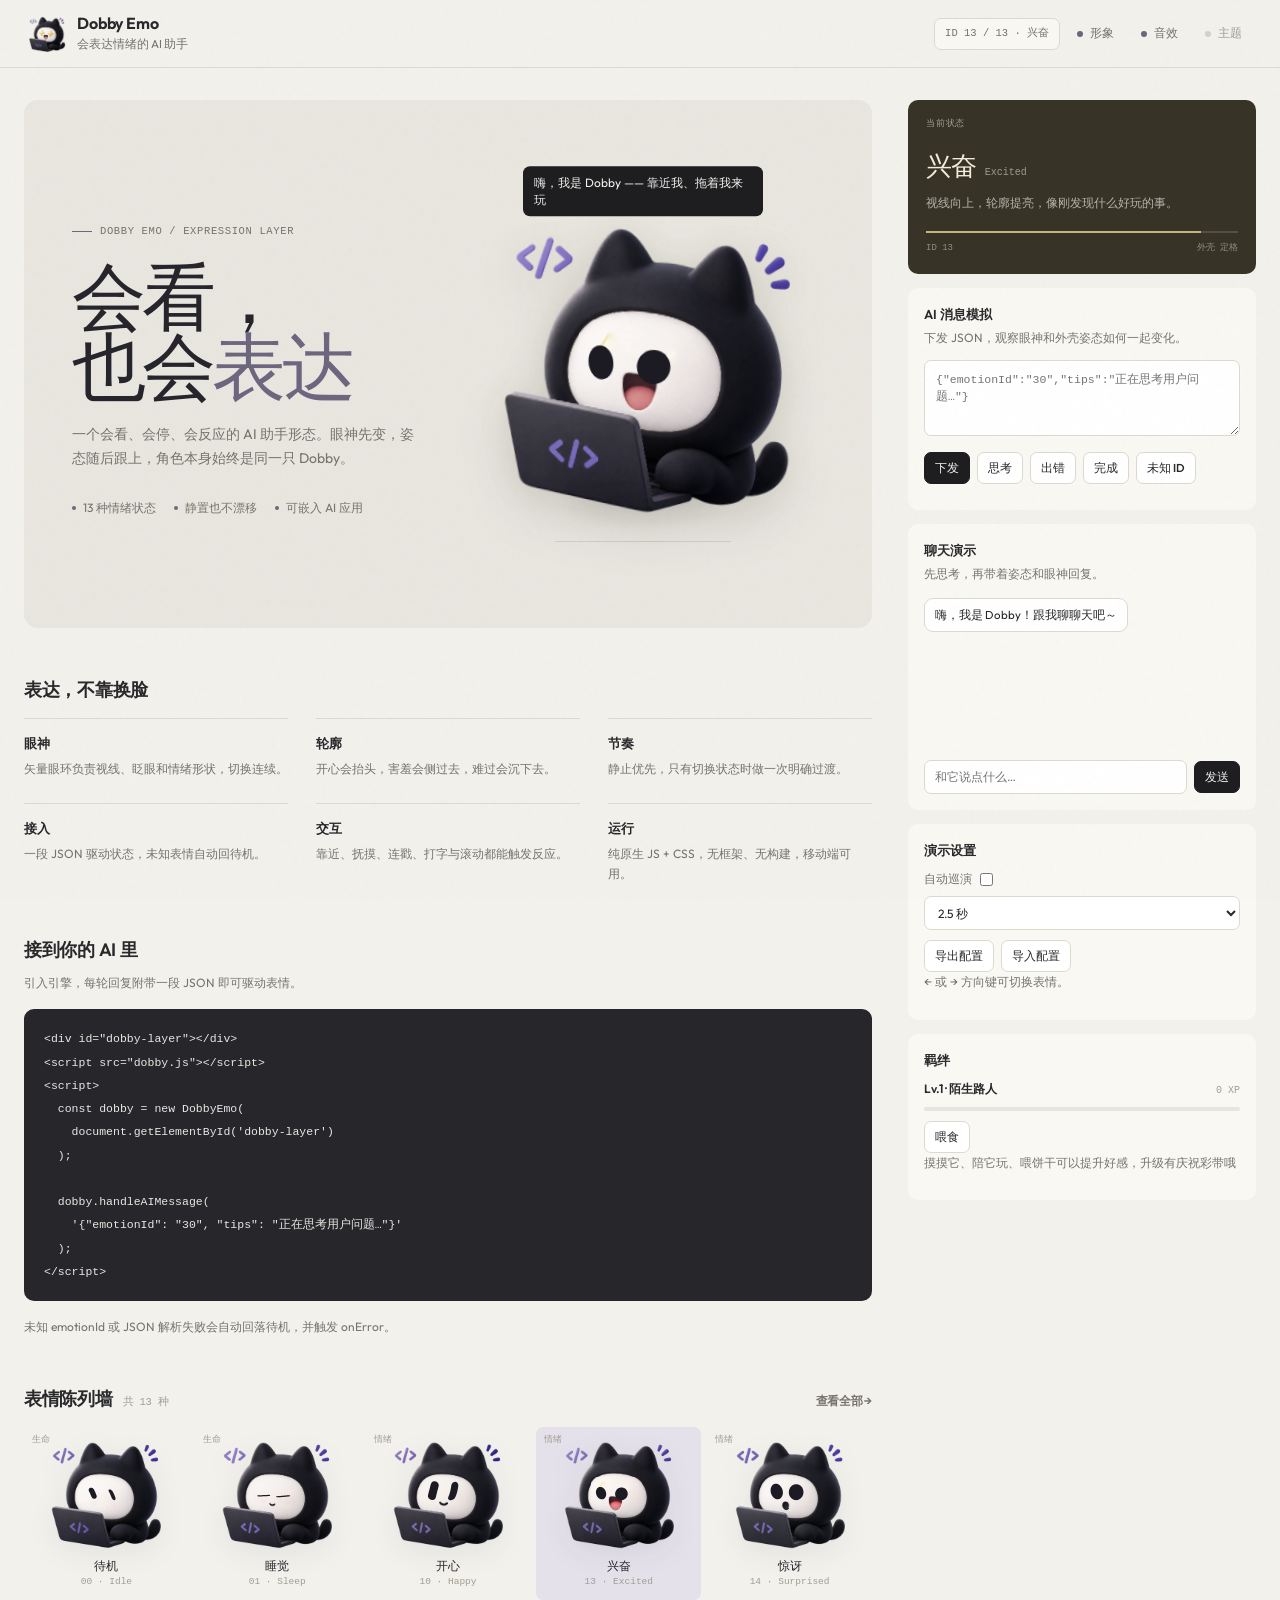
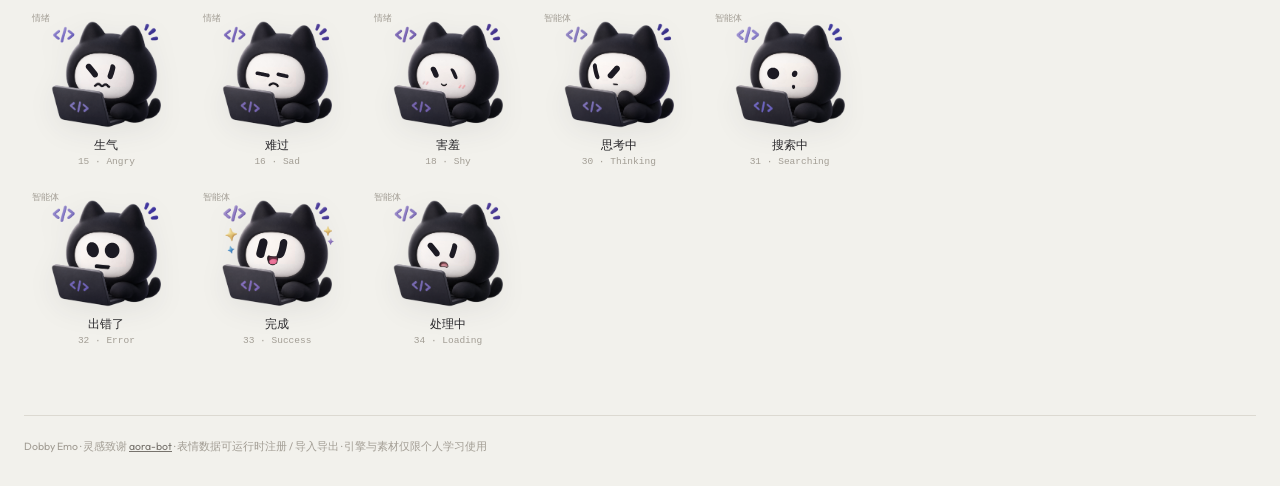
<file: index.html>
<!DOCTYPE html>
<html lang="zh-CN" data-theme="light">
<head>
<meta charset="UTF-8">
<meta name="viewport" content="width=device-width, initial-scale=1.0, viewport-fit=cover">
<meta name="description" content="Dobby Emo 是一个可嵌入 AI 应用的表情层：眼神、身体姿态与轮廓光一起回应情绪，纯前端、零依赖。">
<meta property="og:title" content="Dobby Emo · 会表达情绪的 AI 助手">
<meta property="og:description" content="不换角色，只让眼神、姿态与轮廓一起表达情绪。">
<meta property="og:image" content="https://lin-a1.github.io/dobby-emo/docs/screenshots/dark.png">
<link rel="icon" type="image/webp" href="assets/sw/00.webp">
<link rel="preload" as="image" href="assets/sw/00.webp">
<link rel="preconnect" href="https://fonts.googleapis.com">
<link rel="preconnect" href="https://fonts.gstatic.com" crossorigin>
<link href="https://fonts.googleapis.com/css2?family=Outfit:wght@300;400;500;600;700&display=swap" rel="stylesheet">
<title>Dobby Emo · 会表达情绪的 AI 助手</title>
<link rel="stylesheet" href="css/style.css?v=86">
<link rel="stylesheet" href="css/gallery.css?v=86">
</head>
<body>

<a class="skip-link" href="#main">跳到主要内容</a>

<header class="topbar">
  <div class="brand">
    <img src="assets/sw/00.webp" alt="Dobby 角色头像" class="brand-logo" id="brandLogo">
    <div class="brand-text">
      <h1>Dobby Emo</h1>
      <p>会表达情绪的 AI 助手</p>
    </div>
  </div>
  <div class="topbar-right">
    <span class="status-chip" id="statusChip">ID -- / --</span>
    <button class="btn ghost" id="skinToggle" title="切换形象颜色"><i class="dot"></i><span class="lbl">形象</span></button>
    <button class="btn ghost" id="soundToggle" title="开关音效"><i class="dot"></i><span class="lbl">音效</span></button>
    <button class="btn ghost" id="themeToggle" title="切换明暗主题"><i class="dot"></i><span class="lbl">主题</span></button>
  </div>
</header>

<main class="layout" id="main">
  <div class="left-col">
    <section class="hero-panel" aria-labelledby="hero-title">
      <div class="hero-copy">
        <p class="hero-kicker">Dobby Emo / expression layer</p>
        <h2 class="hero-title" id="hero-title">会看，<br>也会<em>表达</em></h2>
        <p class="hero-sub">一个会看、会停、会反应的 AI 助手形态。眼神先变，姿态随后跟上，角色本身始终是同一只 Dobby。</p>
        <div class="hero-notes">
          <span>13 种情绪状态</span>
          <span>静置也不漂移</span>
          <span>可嵌入 AI 应用</span>
        </div>
      </div>
      <div class="hero-stage" id="heroStage" aria-hidden="true"></div>
    </section>

    <section class="feature-grid" aria-labelledby="features-title">
      <h2 id="features-title">表达，不靠换脸</h2>
      <div class="fgrid">
        <div class="fcard"><b>眼神</b><span>矢量眼环负责视线、眨眼和情绪形状，切换连续。</span></div>
        <div class="fcard"><b>轮廓</b><span>开心会抬头，害羞会侧过去，难过会沉下去。</span></div>
        <div class="fcard"><b>节奏</b><span>静止优先，只有切换状态时做一次明确过渡。</span></div>
        <div class="fcard"><b>接入</b><span>一段 JSON 驱动状态，未知表情自动回待机。</span></div>
        <div class="fcard"><b>交互</b><span>靠近、抚摸、连戳、打字与滚动都能触发反应。</span></div>
        <div class="fcard"><b>运行</b><span>纯原生 JS + CSS，无框架、无构建，移动端可用。</span></div>
      </div>
    </section>

    <section class="code-card" aria-labelledby="code-title">
      <h2 id="code-title">接到你的 AI 里</h2>
      <p class="card-desc">引入引擎，每轮回复附带一段 JSON 即可驱动表情。</p>
      <pre><code>&lt;div id="dobby-layer"&gt;&lt;/div&gt;
&lt;script src="dobby.js"&gt;&lt;/script&gt;
&lt;script&gt;
  const dobby = new DobbyEmo(
    document.getElementById('dobby-layer')
  );

  dobby.handleAIMessage(
    '{"emotionId": "30", "tips": "正在思考用户问题…"}'
  );
&lt;/script&gt;</code></pre>
      <p class="card-desc">未知 emotionId 或 JSON 解析失败会自动回落待机，并触发 onError。</p>
    </section>

    <section class="wall-section" aria-labelledby="wall-title">
      <h2 id="wall-title">表情陈列墙 <span class="wall-count" id="wallCount"></span>
        <a class="wall-more" href="gallery.html">查看全部 →</a></h2>
      <div class="wall" id="wall"></div>
    </section>
  </div>

  <aside class="side" aria-label="演示控制台">
    <section class="status-card" aria-live="polite">
      <div class="status-eyebrow">当前状态</div>
      <div class="status-main">
        <strong id="currentEmotion">待机</strong>
        <span id="currentEmotionEn">Idle</span>
      </div>
      <p id="currentEmotionCue">眼神在平静与聆听之间切换，角色保持静止。</p>
      <div class="status-meter"><span id="currentMoodBar"></span></div>
      <div class="status-foot"><span id="currentEmotionId">ID 00</span><span>外壳 定格</span></div>
    </section>

    <section class="card">
      <h2>AI 消息模拟</h2>
      <p class="card-desc">下发 JSON，观察眼神和外壳姿态如何一起变化。</p>
      <textarea id="aiInput" spellcheck="false" aria-label="AI 表情 JSON" placeholder='{"emotionId":"30","tips":"正在思考用户问题…"}'></textarea>
      <div class="row">
        <button class="btn primary" id="aiSend">下发</button>
        <button class="btn" data-sample='{"emotionId":"30","tips":"正在思考用户问题…"}'>思考</button>
        <button class="btn" data-sample='{"emotionId":"32","tips":"出错了，请重试"}'>出错</button>
        <button class="btn" data-sample='{"emotionId":"33","tips":"任务完成"}'>完成</button>
        <button class="btn" data-sample='{"emotionId":"99","tips":"未知 ID 演示"}'>未知 ID</button>
      </div>
      <ul class="log" id="aiLog"></ul>
    </section>

    <section class="card">
      <h2>聊天演示</h2>
      <p class="card-desc">先思考，再带着姿态和眼神回复。</p>
      <div class="chat-log" id="chatLog"></div>
      <div class="row">
        <input class="chat-input" id="chatInput" aria-label="聊天内容" placeholder="和它说点什么…" maxlength="100">
        <button class="btn primary" id="chatSend">发送</button>
      </div>
    </section>

    <section class="card">
      <h2>演示设置</h2>
      <div class="row between">
        <label class="switch-label">自动巡演
          <input type="checkbox" id="tourToggle">
        </label>
        <select id="tourInterval" aria-label="巡演间隔">
          <option value="1500">1.5 秒</option>
          <option value="2500" selected>2.5 秒</option>
          <option value="4000">4.0 秒</option>
        </select>
      </div>
      <div class="row">
        <button class="btn" id="exportBtn">导出配置</button>
        <button class="btn" id="importBtn">导入配置</button>
        <input type="file" id="importFile" accept=".json" hidden>
      </div>
      <p class="card-desc">← 或 → 方向键可切换表情。</p>
    </section>

    <section class="card">
      <h2>羁绊</h2>
      <div class="bond-row">
        <span class="bond-level" id="bondLevel">Lv.1 · 陌生路人</span>
        <span class="bond-xp" id="bondXp">0 XP</span>
      </div>
      <div class="bond-bar"><div class="bond-fill" id="bondFill"></div></div>
      <div class="row">
        <button class="btn" id="feedBtn">喂食</button>
      </div>
      <p class="card-desc" id="bondHint">摸摸它、陪它玩、喂饼干可以提升好感。</p>
    </section>
  </aside>
</main>

<footer class="footer">
  <p>Dobby Emo · 灵感致谢 <a href="https://github.com/sam70361/aora-bot" target="_blank" rel="noopener">aora-bot</a> · 表情数据可运行时注册 / 导入导出 · 引擎与素材仅限个人学习使用</p>
</footer>

<div id="dobby-layer" aria-hidden="true"></div>
<div id="toasts" aria-live="polite"></div>

<script src="js/eyering.js?v=86"></script>
<script src="js/emotions.js?v=86"></script>
<script src="js/dobby.js?v=86"></script>
<script src="js/main.js?v=86"></script>
</body>
</html>
</file>
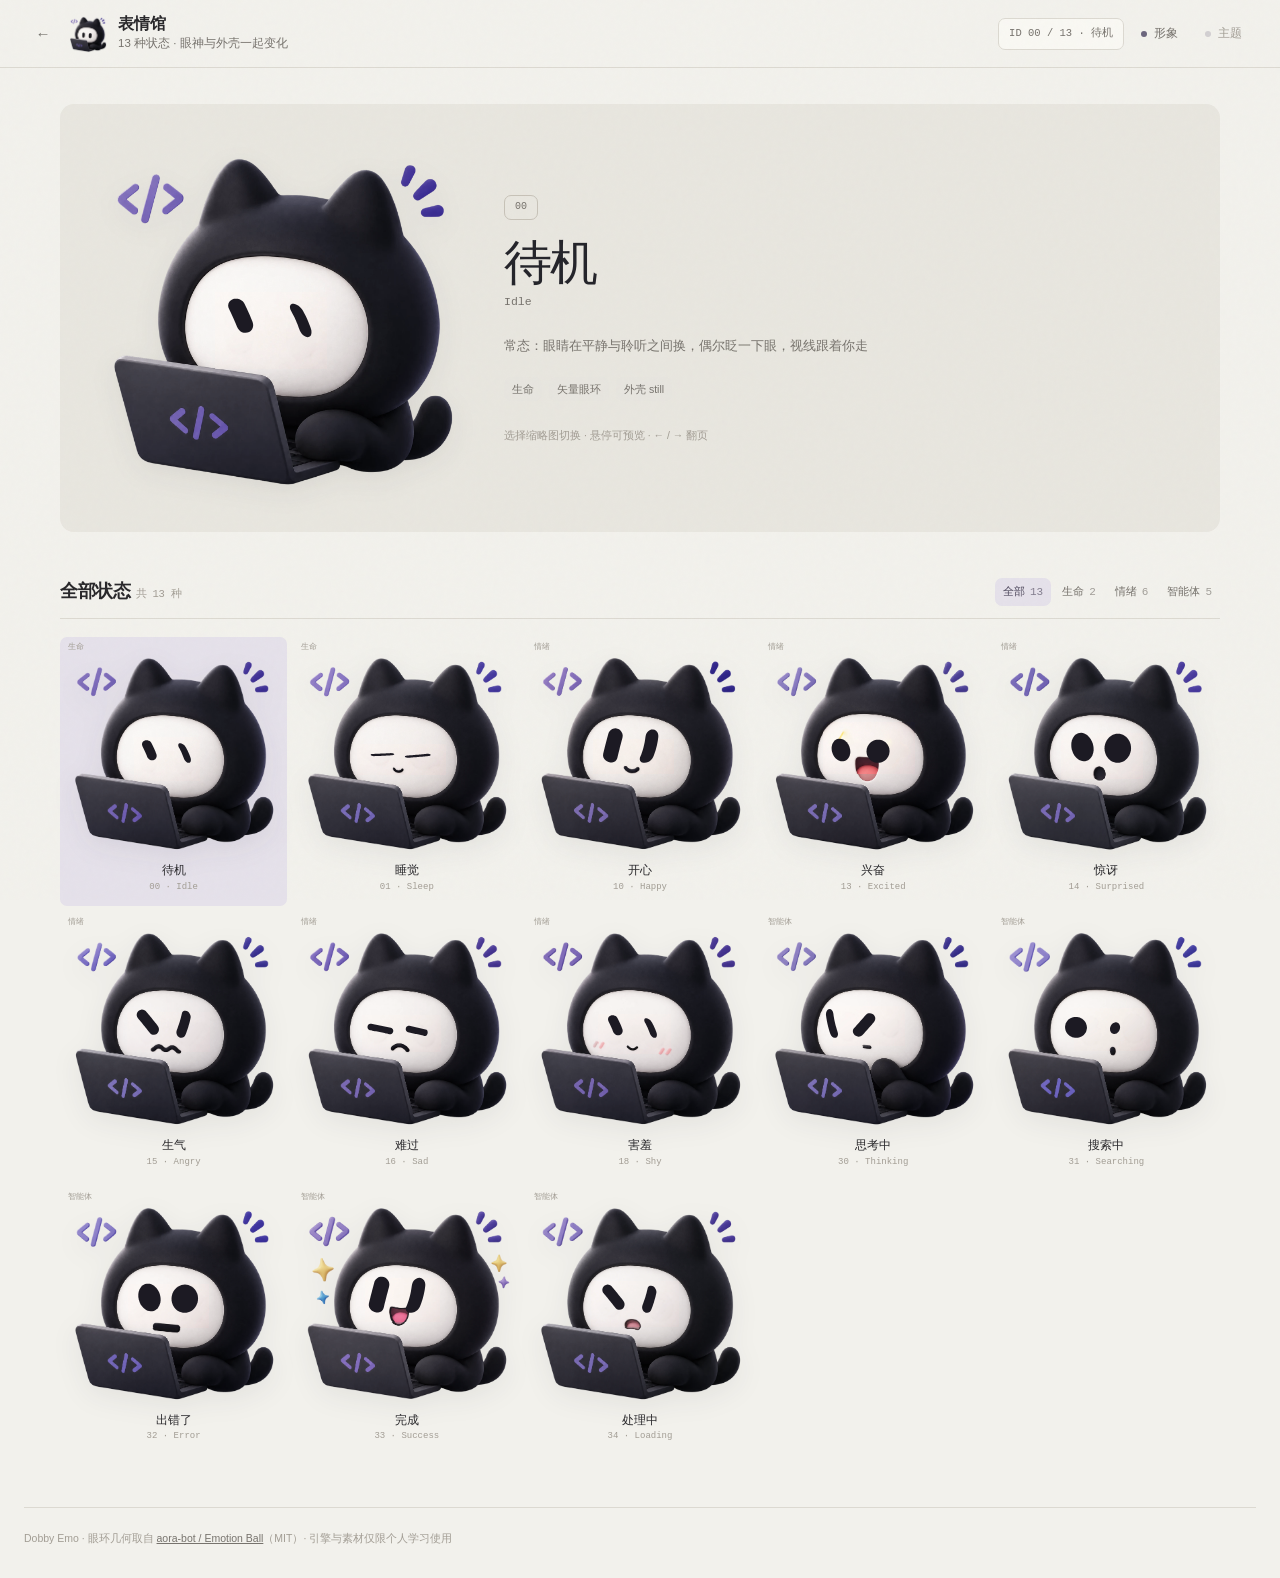
<file: gallery.html>
<!DOCTYPE html>
<html lang="zh-CN" data-theme="light">
<head>
<meta charset="UTF-8">
<meta name="viewport" content="width=device-width, initial-scale=1.0, viewport-fit=cover">
<meta name="description" content="Dobby Emo 表情馆：查看 13 种状态的眼神与外壳姿态。">
<title>Dobby Emo · 表情馆</title>
<link rel="icon" type="image/webp" href="assets/sw/00.webp">
<link rel="preload" as="image" href="assets/sw/00.webp">
<link rel="stylesheet" href="css/style.css?v=86">
<link rel="stylesheet" href="css/gallery.css?v=86">
</head>
<body class="gallery-body">

<a class="skip-link" href="#gallery-main">跳到表情馆内容</a>

<header class="topbar">
  <div class="brand">
    <a class="gallery-back" href="index.html" title="返回主页" aria-label="返回主页">←</a>
    <img src="assets/sw/00.webp" alt="Dobby 角色头像" class="brand-logo" id="brandLogo">
    <div class="brand-text">
      <h1>表情馆</h1>
      <p>13 种状态 · 眼神与外壳一起变化</p>
    </div>
  </div>
  <div class="topbar-right">
    <span class="status-chip" id="statusChip">ID 00 / 13 · 待机</span>
    <button class="btn ghost" id="skinToggle" title="切换形象颜色"><i class="dot"></i><span class="lbl">形象</span></button>
    <button class="btn ghost" id="themeToggle" title="切换明暗主题"><i class="dot"></i><span class="lbl">主题</span></button>
  </div>
</header>

<main class="gallery" id="gallery-main">
  <section class="stage" aria-labelledby="stageName">
    <div class="stage-face"><div id="stageBox"></div></div>
    <div class="stage-info">
      <div class="stage-id" id="stageId">00</div>
      <h2 id="stageName">待机</h2>
      <p id="stageEn">Idle</p>
      <p class="stage-desc" id="stageDesc"></p>
      <div class="stage-tags" id="stageTags"></div>
      <p class="stage-hint">选择缩略图切换 · 悬停可预览 · ← / → 翻页</p>
    </div>
  </section>

  <section class="wall-section" aria-labelledby="wall-title">
    <div class="wall-head">
      <h2 id="wall-title">全部状态 <span class="wall-count" id="wallCount"></span></h2>
      <div class="filters" id="filters" aria-label="按状态分类筛选"></div>
    </div>
    <div class="wall" id="wall"></div>
  </section>
</main>

<footer class="footer">
  <p>Dobby Emo · 眼环几何取自 <a href="https://github.com/sam70361/aora-bot" target="_blank" rel="noopener">aora-bot / Emotion Ball</a>（MIT）· 引擎与素材仅限个人学习使用</p>
</footer>

<script src="js/eyering.js?v=86"></script>
<script src="js/emotions.js?v=86"></script>
<script src="js/dobby.js?v=86"></script>
<script src="js/gallery.js?v=86"></script>
</body>
</html>
</file>
<file: css/style.css>
/* ============================================================
   Dobby Emo · shared interface + character stage
   Clean neutral surfaces, one restrained accent, quiet motion.
   ============================================================ */

:root {
  --bg: #f2f1ec;
  --surface: #f9f8f3;
  --surface-strong: #ffffff;
  --surface-muted: #e7e5df;
  --ink: #1e1d20;
  --text: #29282b;
  --text-dim: #77736d;
  --text-faint: #a29d94;
  --line: #dcd9d1;
  --line-strong: #c7c2b8;
  --accent: #6c667e;
  --accent-soft: #e5e1ea;
  --accent-ink: #504a5e;
  --danger: #a94e55;
  --ok: #47785d;
  --shadow: rgba(35, 33, 40, 0.12);
  --shadow-soft: rgba(35, 33, 40, 0.07);
  --stage-bg: #e8e6df;
  --stage-ink: #25252b;
  --code-bg: #26262b;
  --code-text: #e8e8e3;
  --radius: 10px;
  --radius-sm: 7px;
  --font-ui: "Outfit", "Avenir Next", "PingFang SC", "Microsoft YaHei", sans-serif;
  --font-mono: "Cascadia Code", "SFMono-Regular", Consolas, monospace;
}

[data-theme="dark"] {
  --bg: #17171a;
  --surface: #1e1e22;
  --surface-strong: #242429;
  --surface-muted: #29292e;
  --ink: #ecece7;
  --text: #e8e8e3;
  --text-dim: #a3a3a8;
  --text-faint: #737379;
  --line: #34343a;
  --line-strong: #48484f;
  --accent: #b7a9d0;
  --accent-soft: #332f3b;
  --accent-ink: #d2c8e2;
  --danger: #d87982;
  --ok: #83b598;
  --shadow: rgba(0, 0, 0, 0.32);
  --shadow-soft: rgba(0, 0, 0, 0.22);
  --stage-bg: #202024;
  --stage-ink: #efefea;
  --code-bg: #111114;
  --code-text: #e8e8e3;
}

* { box-sizing: border-box; margin: 0; padding: 0; }
html { scroll-behavior: smooth; }
html, body { min-height: 100%; }
body {
  background: var(--bg);
  color: var(--text);
  font-family: var(--font-ui);
  font-size: 15px;
  line-height: 1.55;
  overflow-x: hidden;
  text-rendering: optimizeLegibility;
  transition: background-color 180ms ease, color 180ms ease;
}
body::before {
  content: ""; position: fixed; inset: 0; z-index: 100; pointer-events: none;
  opacity: .028; mix-blend-mode: multiply;
  background-image: url("data:image/svg+xml,%3Csvg viewBox='0 0 180 180' xmlns='http://www.w3.org/2000/svg'%3E%3Cfilter id='n'%3E%3CfeTurbulence type='fractalNoise' baseFrequency='.9' numOctaves='3' stitchTiles='stitch'/%3E%3C/filter%3E%3Crect width='100%25' height='100%25' filter='url(%23n)' opacity='.8'/%3E%3C/svg%3E");
}
button, input, textarea, select { font: inherit; }
button, a { -webkit-tap-highlight-color: transparent; }
button { color: inherit; }
img { display: block; max-width: 100%; }
a { color: inherit; }
::selection { background: var(--accent-soft); color: var(--ink); }
::-webkit-scrollbar { width: 8px; height: 8px; }
::-webkit-scrollbar-track { background: transparent; }
::-webkit-scrollbar-thumb { background: var(--line-strong); border-radius: 8px; }
::-webkit-scrollbar-thumb:hover { background: var(--text-faint); }

.skip-link {
  position: fixed; left: 16px; top: -80px; z-index: 200;
  padding: 9px 14px; background: var(--ink); color: var(--bg);
  border-radius: var(--radius-sm); text-decoration: none;
}
.skip-link:focus { top: 12px; }

/* ---------- Top bar ---------- */
.topbar {
  position: sticky; top: 0; z-index: 50;
  display: flex; align-items: center; justify-content: space-between;
  gap: 24px; min-height: 68px; padding: 12px 28px;
  background: color-mix(in srgb, var(--bg) 94%, transparent);
  border-bottom: 1px solid var(--line);
  backdrop-filter: blur(12px);
}
.brand { display: flex; align-items: center; gap: 11px; min-width: 0; }
.brand-logo { width: 38px; height: 38px; object-fit: contain; filter: saturate(0.55); }
.brand-text { min-width: 0; }
.brand-text h1 { font-size: 16px; font-weight: 650; line-height: 1.2; letter-spacing: -0.01em; }
.brand-text p { margin-top: 2px; color: var(--text-dim); font-size: 11.5px; white-space: nowrap; }
.topbar-right { display: flex; align-items: center; gap: 7px; }
.status-chip {
  display: inline-flex; align-items: center; min-height: 32px;
  max-width: 220px; padding: 0 10px;
  border: 1px solid var(--line); border-radius: var(--radius-sm);
  color: var(--text-dim); background: var(--surface);
  font-family: var(--font-mono); font-size: 10.5px;
  overflow: hidden; text-overflow: ellipsis; white-space: nowrap;
  font-variant-numeric: tabular-nums;
}

/* ---------- Buttons and form controls ---------- */
.btn {
  display: inline-flex; align-items: center; justify-content: center; gap: 7px;
  min-height: 34px; padding: 7px 12px;
  border: 1px solid var(--line); border-radius: var(--radius-sm);
  background: var(--surface-strong); color: var(--text);
  font-size: 12.5px; font-weight: 550; cursor: pointer;
  transition: background-color 160ms ease, border-color 160ms ease, transform 160ms ease;
}
.btn:hover { border-color: var(--line-strong); background: var(--surface-muted); }
.btn:active { transform: translateY(1px); }
.btn:focus-visible, .chat-input:focus-visible, textarea:focus-visible, select:focus-visible,
button:focus-visible, a:focus-visible { outline: 2px solid var(--accent); outline-offset: 2px; }
.btn.primary { background: var(--ink); border-color: var(--ink); color: var(--bg); }
.btn.primary:hover { background: color-mix(in srgb, var(--ink) 88%, var(--accent)); border-color: transparent; }
.btn:disabled { opacity: 0.45; cursor: default; transform: none; }
.btn.ghost { min-height: 32px; padding: 5px 9px; background: transparent; border-color: transparent; color: var(--text-dim); }
.btn.ghost:hover { background: var(--surface-muted); border-color: transparent; color: var(--text); }
.btn.ghost .lbl { font-size: 12px; }
.btn .dot { width: 6px; height: 6px; border-radius: 50%; background: var(--accent); transition: opacity 160ms ease; }
.btn.off .dot { opacity: 0.24; }
.btn.off { color: var(--text-faint); }

textarea, select, .chat-input {
  width: 100%; border: 1px solid var(--line); border-radius: var(--radius-sm);
  background: var(--surface-strong); color: var(--text);
  transition: border-color 160ms ease, background-color 160ms ease;
}
textarea { min-height: 76px; resize: vertical; padding: 10px 11px; font-family: var(--font-mono); font-size: 11.5px; line-height: 1.55; }
select { min-height: 34px; padding: 5px 9px; font-size: 12px; }
textarea:focus, select:focus, .chat-input:focus { border-color: var(--accent); outline: none; }

/* ---------- Main layout ---------- */
.layout {
  width: min(1240px, calc(100% - 48px)); margin: 0 auto; padding: 32px 0 56px;
  display: grid; grid-template-columns: minmax(0, 1fr) 348px; gap: 36px; align-items: start;
}
.left-col { display: flex; flex-direction: column; gap: 48px; min-width: 0; }
.side { position: sticky; top: 92px; display: flex; flex-direction: column; gap: 14px; }

/* Current-state readout: it makes the character change legible without
   adding another floating badge over the stage. */
.status-card {
  padding: 18px; border-radius: var(--radius);
  background: var(--ink); color: var(--bg);
}
.status-card[data-tone="open"] { background: #373326; color: #f4ecdb; }
.status-card[data-tone="low"] { background: #292b2d; color: #dde0df; }
.status-card[data-tone="soft"] { background: #332d33; color: #f0e6eb; }
.status-card[data-tone="alert"] { background: #382d2c; color: #f1e6df; }
.status-card[data-tone="focus"] { background: #292d33; color: #e3e8f0; }
.status-card[data-tone="fault"] { background: #322a2c; color: #eee7e5; }
.status-eyebrow { color: color-mix(in srgb, var(--bg) 58%, transparent); font-family: var(--font-mono); font-size: 9px; letter-spacing: .09em; text-transform: uppercase; }
.status-main { display: flex; align-items: baseline; gap: 9px; margin-top: 14px; }
.status-main strong { font-size: 26px; font-weight: 520; letter-spacing: -.045em; }
.status-main span { color: color-mix(in srgb, var(--bg) 55%, transparent); font-family: var(--font-mono); font-size: 10px; }
.status-card p { margin-top: 8px; color: color-mix(in srgb, var(--bg) 68%, transparent); font-size: 11.5px; line-height: 1.6; }
.status-meter { height: 2px; margin-top: 18px; overflow: hidden; background: color-mix(in srgb, var(--bg) 15%, transparent); }
.status-meter span { display: block; width: 30%; height: 100%; background: var(--accent); transition: width 400ms ease; }
.status-card[data-tone="open"] .status-meter span { background: #c7b679; }
.status-card[data-tone="low"] .status-meter span { background: #8d9693; }
.status-card[data-tone="soft"] .status-meter span { background: #b99cae; }
.status-card[data-tone="alert"] .status-meter span { background: #b48d88; }
.status-card[data-tone="focus"] .status-meter span { background: #93a1b8; }
.status-card[data-tone="fault"] .status-meter span { background: #a99191; }
.status-foot { display: flex; justify-content: space-between; margin-top: 9px; color: color-mix(in srgb, var(--bg) 48%, transparent); font-family: var(--font-mono); font-size: 9px; }

/* ---------- Hero ---------- */
.hero-panel {
  position: relative; min-height: 500px; display: grid;
  grid-template-columns: minmax(0, 0.9fr) minmax(340px, 1.1fr); gap: 20px; align-items: center;
  padding: 56px 20px 52px 48px; overflow: hidden;
  background: var(--stage-bg); border-radius: 14px;
}
.hero-copy { position: relative; z-index: 2; max-width: 480px; }
.hero-kicker {
  display: inline-flex; align-items: center; gap: 8px; margin-bottom: 22px;
  color: var(--text-dim); font-family: var(--font-mono); font-size: 10.5px;
  letter-spacing: 0.06em; text-transform: uppercase;
}
.hero-kicker::before { content: ""; width: 20px; height: 1px; background: var(--accent); }
.hero-title {
  color: var(--stage-ink); font-size: clamp(46px, 5.8vw, 76px);
  font-weight: 540; line-height: 0.94; letter-spacing: -0.055em; text-wrap: balance;
}
.hero-title em { color: var(--accent); font-style: normal; }
.hero-sub { max-width: 35em; margin-top: 22px; color: var(--text-dim); font-size: 14px; line-height: 1.7; text-wrap: pretty; }
.hero-notes { display: flex; align-items: center; flex-wrap: wrap; gap: 10px 18px; margin-top: 28px; color: var(--text-dim); font-size: 12px; }
.hero-notes span { display: inline-flex; align-items: center; gap: 7px; }
.hero-notes span::before { content: ""; width: 4px; height: 4px; border-radius: 50%; background: var(--accent); }
.hero-stage { position: relative; width: 100%; min-height: 420px; align-self: stretch; }
.hero-stage::after { content: ""; position: absolute; left: 50%; bottom: 34px; width: 42%; height: 1px; transform: translateX(-50%); background: color-mix(in srgb, var(--line-strong) 65%, transparent); }
.hero-chips, .chip, .spark { display: none; }

/* ---------- Character stage ---------- */
#dobby-layer { position: fixed; inset: 0; z-index: 70; pointer-events: none; transition: opacity 300ms ease; }
#dobby-layer.away { opacity: 0; }
#dobby-layer .dobby { pointer-events: auto; cursor: grab; touch-action: none; transition: opacity 240ms ease; }
#dobby-layer .dobby.loading { opacity: 0; pointer-events: none; }
#dobby-layer .dobby:active { cursor: grabbing; }
.dobby { position: absolute; width: 320px; height: 320px; user-select: none; -webkit-user-drag: none; will-change: transform; }
.dobby-bob { width: 100%; height: 100%; will-change: transform; perspective: 900px; perspective-origin: 50% 58%; }
.dobby-tilt { width: 100%; height: 100%; will-change: transform; transform-origin: 50% 78%; }
.dobby-pose { width: 100%; height: 100%; will-change: transform; transform-origin: 50% 92%; }
.dobby-face { width: 100%; height: 100%; will-change: transform; transform-origin: 50% 58%; }
.dobby-face { position: relative; transform-origin: 50% 58%; }
.dobby-frame { position: absolute; inset: 0; opacity: 0; pointer-events: none; transition: opacity 180ms ease; will-change: transform, opacity; filter: drop-shadow(0 18px 24px var(--shadow)) saturate(0.62); }
.dobby-frame.show { opacity: 1; }
.dobby-frame img { position: absolute; pointer-events: none; -webkit-user-drag: none; }
.dobby-frame img.f-base { inset: 0; width: 100%; height: 100%; object-fit: contain; }
.dobby-frame img.f-patch { display: block; }
.dobby-rings { position: absolute; inset: 0; pointer-events: none; }
.dobby-rings svg { display: block; width: 100%; height: 100%; overflow: visible; }
@keyframes emote-pop { 0% { transform: scale(0.97); opacity: 0.55; } 70% { transform: scale(1.006); opacity: 1; } 100% { transform: scale(1); opacity: 1; } }
.dobby-frame.pop.show { animation: emote-pop 260ms cubic-bezier(.2, .8, .2, 1); }

/* The shell tint changes silhouette and lighting, not character identity. */
.dobby[data-tone="open"] .dobby-frame.show { filter: drop-shadow(0 18px 24px var(--shadow)) drop-shadow(0 0 14px rgba(186, 164, 112, 0.16)) saturate(0.66); }
.dobby[data-tone="low"] .dobby-frame.show { filter: drop-shadow(0 16px 24px var(--shadow)) brightness(0.94) saturate(0.48); }
.dobby[data-tone="soft"] .dobby-frame.show { filter: drop-shadow(0 18px 24px var(--shadow)) drop-shadow(0 0 13px rgba(184, 148, 177, 0.16)) saturate(0.52); }
.dobby[data-tone="alert"] .dobby-frame.show { filter: drop-shadow(0 18px 24px var(--shadow)) drop-shadow(0 0 13px rgba(154, 124, 132, 0.16)) saturate(0.62); }
.dobby[data-tone="focus"] .dobby-frame.show { filter: drop-shadow(0 18px 24px var(--shadow)) drop-shadow(0 0 13px rgba(120, 128, 158, 0.14)) saturate(0.55); }
.dobby[data-tone="fault"] .dobby-frame.show { filter: drop-shadow(0 18px 24px var(--shadow)) saturate(0.5); }

/* ---------- Character extras ---------- */
.dobby-shadow { position: absolute; left: 26%; right: 26%; bottom: 4%; height: 8%; border-radius: 50%; background: var(--shadow); filter: blur(12px); opacity: 0.68; pointer-events: none; }
.dobby-tips { position: fixed; z-index: 80; left: 0; top: 0; max-width: 240px; padding: 8px 11px; background: var(--ink); color: var(--bg); border-radius: var(--radius-sm); font-size: 12px; line-height: 1.45; pointer-events: none; opacity: 0; transform: translate(-50%, -100%) translateY(-8px) scale(0.98); transition: opacity 140ms ease, transform 180ms ease; }
.dobby-tips.show { opacity: 1; transform: translate(-50%, -100%) scale(1); }
.dobby-zzz { position: absolute; right: 12%; top: 18%; display: flex; flex-direction: column; align-items: center; pointer-events: none; opacity: 0; transition: opacity 220ms ease; }
.dobby.sleeping .dobby-zzz { opacity: 0.8; }
.dobby-zzz span { color: var(--text-dim); font-family: var(--font-mono); font-size: 11px; animation: zzz 2.8s ease-in-out infinite; }
.dobby-zzz span:nth-child(2) { animation-delay: .5s; margin-left: 8px; }
.dobby-zzz span:nth-child(3) { animation-delay: 1s; margin-left: 15px; }
@keyframes zzz { 0%, 100% { opacity: .2; transform: translateY(2px); } 50% { opacity: .8; transform: translateY(-3px); } }
.dobby-aura { position: absolute; inset: 0; z-index: 5; pointer-events: none; }
.dobby-think { position: absolute; left: 50%; top: -8%; transform: translate(-50%, -100%); display: flex; gap: 4px; padding: 7px 9px; border-radius: 10px; background: var(--surface-strong); border: 1px solid var(--line); box-shadow: 0 5px 16px var(--shadow-soft); }
.dobby-think i { width: 5px; height: 5px; border-radius: 50%; background: var(--accent); animation: dot-bounce 1.1s ease-in-out infinite; }
.dobby-think i:nth-child(2) { animation-delay: .16s; }
.dobby-think i:nth-child(3) { animation-delay: .32s; }
.dobby-think::before, .dobby-think::after { content: ""; position: absolute; border-radius: 50%; background: var(--surface-strong); border: 1px solid var(--line); }
.dobby-think::before { left: 43%; bottom: -7px; width: 5px; height: 5px; }
.dobby-think::after { left: 34%; bottom: -13px; width: 3px; height: 3px; }
.dobby-orbit { position: absolute; left: 50%; top: 50%; width: 0; height: 0; }
.dobby-orbit i { position: absolute; left: -3px; top: -3px; width: 6px; height: 6px; border-radius: 50%; background: var(--accent); opacity: .65; transform-origin: 0 0; animation: orbit 2.8s linear infinite; }
.dobby-orbit i:nth-child(2) { animation-delay: -.9s; opacity: .4; }
.dobby-orbit i:nth-child(3) { animation-delay: -1.8s; opacity: .24; }
@keyframes orbit { from { transform: rotate(0) translateX(92px); } to { transform: rotate(360deg) translateX(92px); } }
.dobby-bar { position: absolute; left: 50%; top: 2%; width: 28%; height: 3px; margin-left: -14%; border-radius: 3px; background: var(--line); overflow: hidden; }
.dobby-bar i { position: absolute; inset: 0 auto 0 0; width: 42%; background: var(--accent); animation: bar-slide 1.2s ease-in-out infinite; }
@keyframes bar-slide { 0% { left: -42%; } 100% { left: 100%; } }
@keyframes dot-bounce { 0%, 100% { transform: translateY(0); opacity: .3; } 50% { transform: translateY(-4px); opacity: 1; } }
.fx-steam i { position: absolute; top: 5%; left: calc(50% + var(--sx, 0px)); width: 8px; height: 8px; border-radius: 50%; background: var(--text-faint); filter: blur(2px); opacity: 0; animation: steam-rise 2s ease-out infinite; animation-delay: var(--d, 0s); }
@keyframes steam-rise { 0% { transform: translateY(3px) scale(.6); opacity: 0; } 30% { opacity: .5; } 100% { transform: translateY(-34px) scale(1.4); opacity: 0; } }
.dobby[data-fx="glitch"] .dobby-frame.show { animation: glitch-shake 220ms steps(2, jump-none) infinite; }
@keyframes glitch-shake { 0%, 100% { transform: translate(0); } 33% { transform: translate(-2px, 1px); } 66% { transform: translate(2px, -1px); } }
.dobby[data-fx="sleep"] .dobby-aura::before { content: ""; position: absolute; right: 10%; top: 2%; width: 22px; height: 22px; border-radius: 50%; box-shadow: -7px 4px 0 0 #d8c48c; }

/* ---------- Content sections ---------- */
.feature-grid > h2, .code-card > h2, .wall-section > h2, .wall-section > .section-heading h2 { font-size: 18px; font-weight: 600; letter-spacing: -0.015em; }
.feature-grid > h2 { margin-bottom: 14px; }
.fgrid { display: grid; grid-template-columns: repeat(3, minmax(0, 1fr)); column-gap: 28px; row-gap: 24px; }
.fcard { padding-top: 14px; border-top: 1px solid var(--line); }
.fcard b { display: block; margin-bottom: 6px; font-size: 13px; font-weight: 600; }
.fcard span { display: block; max-width: 28em; color: var(--text-dim); font-size: 12px; line-height: 1.65; }
.code-card { padding-top: 4px; }
.code-card h2 { margin-bottom: 10px; }
.card-desc { color: var(--text-dim); font-size: 12px; line-height: 1.65; }
.code-card pre { margin: 16px 0; padding: 18px 20px; border-radius: var(--radius); background: var(--code-bg); color: var(--code-text); overflow: auto; }
.code-card code { font-family: var(--font-mono); font-size: 11.5px; line-height: 1.65; }

/* ---------- Emotion wall (home) ---------- */
.wall-section > h2 { display: flex; align-items: baseline; gap: 10px; margin-bottom: 14px; }
.wall-count { color: var(--text-faint); font-family: var(--font-mono); font-size: 10.5px; font-weight: 400; }
.wall-more { margin-left: auto; color: var(--text-dim); font-size: 12px; text-decoration: none; }
.wall-more:hover { color: var(--accent); }
.wall { display: grid; grid-template-columns: repeat(5, minmax(0, 1fr)); gap: 10px; }
.wall-item { position: relative; min-width: 0; padding: 8px 6px 9px; border: 1px solid transparent; border-radius: var(--radius-sm); cursor: pointer; text-align: center; transition: background-color 160ms ease, border-color 160ms ease; }
.wall-item:hover { background: var(--surface); border-color: var(--line); }
.wall-item.active { background: var(--accent-soft); border-color: transparent; }
.wall-item .wface { position: relative; width: 100%; max-width: 116px; aspect-ratio: 1; margin: 0 auto; }
.wall-item .w-name { margin-top: 5px; font-size: 12px; font-weight: 550; }
.wall-item .w-id { color: var(--text-faint); font-family: var(--font-mono); font-size: 9.5px; }
.wall-item .w-group { position: absolute; top: 4px; left: 7px; color: var(--text-faint); font-size: 8.5px; }

/* ---------- Sidebar ---------- */
.card { padding: 16px; border-radius: var(--radius); background: var(--surface); }
.card h2 { margin-bottom: 4px; font-size: 13px; font-weight: 600; }
.card > .card-desc { margin-bottom: 12px; }
.row { display: flex; flex-wrap: wrap; align-items: center; gap: 7px; margin-top: 10px; }
.row.between { justify-content: space-between; }
.row .btn { flex: 0 0 auto; }
.log { list-style: none; display: flex; flex-direction: column; gap: 5px; max-height: 116px; margin-top: 10px; overflow: auto; font-family: var(--font-mono); font-size: 10px; }
.log li { display: flex; gap: 7px; color: var(--text-dim); }
.log li.ok { color: var(--ok); }
.log li.err { color: var(--danger); }
.log time { flex: 0 0 auto; color: var(--text-faint); }
.chat-log { height: 154px; display: flex; flex-direction: column; gap: 6px; overflow-y: auto; padding: 2px 0 8px; scroll-behavior: smooth; }
.msg { max-width: 88%; padding: 7px 10px; border-radius: 9px; font-size: 11.5px; line-height: 1.55; animation: msg-in 180ms ease; }
@keyframes msg-in { from { opacity: 0; transform: translateY(5px); } }
.msg.bot { align-self: flex-start; background: var(--surface-strong); border: 1px solid var(--line); }
.msg.user { align-self: flex-end; background: var(--accent-soft); color: var(--accent-ink); }
.chat-input { flex: 1 1 150px; min-width: 0; min-height: 34px; padding: 7px 10px; font-size: 12px; }
.chat-typing { align-self: flex-start; display: inline-flex; gap: 4px; padding: 8px 10px; border: 1px solid var(--line); border-radius: 9px; background: var(--surface-strong); }
.chat-typing i { width: 4px; height: 4px; border-radius: 50%; background: var(--text-dim); animation: dot-bounce 1s ease-in-out infinite; }
.chat-typing i:nth-child(2) { animation-delay: .15s; }
.chat-typing i:nth-child(3) { animation-delay: .3s; }
.switch-label { display: inline-flex; align-items: center; gap: 8px; color: var(--text-dim); font-size: 12px; }
.switch-label input { accent-color: var(--accent); }
.bond-row { display: flex; align-items: baseline; justify-content: space-between; gap: 12px; margin: 10px 0 8px; }
.bond-level { font-size: 12px; font-weight: 600; }
.bond-xp { color: var(--text-faint); font-family: var(--font-mono); font-size: 10px; }
.bond-bar { height: 4px; overflow: hidden; border-radius: 4px; background: var(--surface-muted); }
.bond-fill { width: 0; height: 100%; border-radius: inherit; background: var(--accent); transition: width 320ms ease; }
.card .row .btn { min-height: 32px; padding: 5px 10px; font-size: 11.5px; }

/* ---------- Footer / toast ---------- */
.footer { width: min(1240px, calc(100% - 48px)); margin: 0 auto; padding: 22px 0 32px; border-top: 1px solid var(--line); color: var(--text-faint); font-size: 10.5px; }
.footer a { color: var(--text-dim); }
#toasts { position: fixed; left: 50%; top: 82px; z-index: 90; display: flex; flex-direction: column; align-items: center; gap: 6px; transform: translateX(-50%); pointer-events: none; }
.toast { padding: 8px 12px; border-radius: var(--radius-sm); background: var(--ink); color: var(--bg); box-shadow: 0 8px 24px var(--shadow); font-size: 11.5px; white-space: nowrap; animation: toast-in 180ms ease, toast-out 260ms ease 2.8s forwards; }
@keyframes toast-in { from { opacity: 0; transform: translateY(-7px); } }
@keyframes toast-out { to { opacity: 0; transform: translateY(-6px); } }

/* ---------- Responsive ---------- */
@media (max-width: 1080px) {
  .layout { grid-template-columns: minmax(0, 1fr) 320px; gap: 26px; }
  .hero-panel { grid-template-columns: minmax(0, 1fr) minmax(280px, 42%); padding-left: 34px; }
  .hero-title { font-size: clamp(40px, 5.4vw, 58px); }
  .wall { grid-template-columns: repeat(4, minmax(0, 1fr)); }
}

@media (max-width: 900px) {
  .topbar { padding: 10px 18px; }
  .layout { width: min(100% - 32px, 760px); grid-template-columns: 1fr; gap: 30px; padding-top: 20px; }
  .side { position: static; display: grid; grid-template-columns: repeat(2, minmax(0, 1fr)); align-items: start; }
  .left-col { gap: 38px; }
  .hero-panel { grid-template-columns: 1fr; min-height: 0; padding: 34px 28px 20px; }
  .hero-copy { max-width: 560px; }
  .hero-stage { min-height: 330px; }
  .fgrid { grid-template-columns: repeat(2, minmax(0, 1fr)); }
  .footer { width: calc(100% - 32px); }
}

@media (max-width: 660px) {
  .topbar { min-height: 58px; }
  .brand-logo { width: 32px; height: 32px; }
  .brand-text h1 { font-size: 14px; }
  .brand-text p { display: none; }
  .status-chip { display: none; }
  .topbar-right { gap: 2px; }
  .btn.ghost { min-width: 32px; padding: 5px 7px; }
  .btn.ghost .lbl { display: none; }
  .layout { width: calc(100% - 24px); padding: 12px 0 36px; }
  .left-col { gap: 30px; }
  .hero-panel { padding: 28px 20px 12px; border-radius: 10px; }
  .hero-kicker { margin-bottom: 16px; }
  .hero-title { font-size: clamp(38px, 12vw, 52px); }
  .hero-sub { margin-top: 16px; font-size: 13px; }
  .hero-notes { margin-top: 20px; gap: 8px 14px; font-size: 11px; }
  .hero-stage { min-height: 285px; }
  .side { grid-template-columns: 1fr; }
  .card { padding: 14px; }
  .chat-log { height: 132px; }
  .fgrid { grid-template-columns: 1fr; gap: 16px; }
  .wall { grid-template-columns: repeat(3, minmax(0, 1fr)); gap: 4px; }
  .wall-item { padding: 5px 3px 7px; }
  .wall-item .w-name { font-size: 11px; }
  .wall-item .w-id { font-size: 8.5px; }
  .wall-item .w-group { display: none; }
  .code-card pre { padding: 14px; }
  .footer { width: calc(100% - 24px); font-size: 9.5px; }
}

@media (prefers-reduced-motion: reduce) {
  html { scroll-behavior: auto; }
  *, *::before, *::after { animation-duration: 0.01ms !important; animation-iteration-count: 1 !important; transition-duration: 0.01ms !important; }
}
</file>
<file: css/gallery.css>
/* ============================================================
   Dobby Emo · gallery
   The stage is the only framed surface; the wall stays edge-free.
   ============================================================ */

.gallery-body { background: var(--bg); }
.gallery-back {
  display: inline-flex; align-items: center; justify-content: center;
  width: 30px; height: 30px; flex: 0 0 30px;
  border-radius: var(--radius-sm);
  color: var(--text-dim); text-decoration: none;
  transition: background-color 160ms ease, color 160ms ease;
}
.gallery-back:hover { background: var(--surface-muted); color: var(--text); }

.gallery {
  width: min(1160px, calc(100% - 48px));
  margin: 0 auto; padding: 36px 0 52px;
  display: flex; flex-direction: column; gap: 46px;
}

/* ---------- Stage ---------- */
.stage {
  display: grid;
  grid-template-columns: minmax(260px, 360px) minmax(0, 1fr);
  gap: 42px; align-items: center;
  padding: 34px 42px;
  border-radius: 14px;
  background: var(--stage-bg);
}
.stage-face { position: relative; aspect-ratio: 1; width: 100%; max-width: 360px; margin: 0 auto; }
.stage-face #stageBox { position: absolute; inset: 0; }
.stage-info { min-width: 0; max-width: 460px; }
.stage-id {
  display: inline-flex; align-items: center; justify-content: center;
  min-width: 34px; height: 25px; margin-bottom: 18px; padding: 0 8px;
  border: 1px solid var(--line-strong); border-radius: var(--radius-sm);
  color: var(--text-dim); font-family: var(--font-mono); font-size: 10px;
}
.stage-info h2 { color: var(--stage-ink); font-size: clamp(32px, 4.2vw, 48px); font-weight: 560; line-height: 1.05; letter-spacing: -0.04em; }
.stage-info > p { color: var(--text-dim); font-size: 11.5px; }
.stage-info > p#stageEn { margin-top: 5px; font-family: var(--font-mono); }
.stage-desc { max-width: 36em; margin-top: 24px !important; color: var(--text-dim) !important; font-size: 13px !important; line-height: 1.7; }
.stage-tags { display: flex; flex-wrap: wrap; gap: 7px; margin-top: 20px; }
.stage-tags span { padding: 4px 8px; border-radius: var(--radius-sm); background: var(--surface-muted); color: var(--text-dim); font-size: 10.5px; }
.stage-hint { margin-top: 26px !important; color: var(--text-faint) !important; font-size: 10.5px !important; }

/* ---------- Wall ---------- */
.wall-head { display: flex; align-items: center; justify-content: space-between; gap: 18px; flex-wrap: wrap; margin-bottom: 18px; padding-bottom: 12px; border-bottom: 1px solid var(--line); }
.wall-head h2 { font-size: 18px; font-weight: 600; letter-spacing: -0.015em; }
.filters { display: flex; flex-wrap: wrap; gap: 3px; }
.filter { padding: 5px 8px; border: 0; border-radius: var(--radius-sm); background: transparent; color: var(--text-dim); font-size: 11px; cursor: pointer; transition: background-color 150ms ease, color 150ms ease; }
.filter:hover { background: var(--surface-muted); color: var(--text); }
.filter.active { background: var(--accent-soft); color: var(--accent-ink); }
.filter i { margin-left: 5px; font-family: var(--font-mono); font-style: normal; opacity: .65; }
.wall { display: grid; grid-template-columns: repeat(5, minmax(0, 1fr)); gap: 6px; }
.wcard { position: relative; min-width: 0; padding: 8px 7px 10px; border: 1px solid transparent; border-radius: var(--radius-sm); cursor: pointer; text-align: center; transition: background-color 160ms ease, border-color 160ms ease; }
.wcard:hover { background: var(--surface); border-color: var(--line); }
.wcard.active { background: var(--accent-soft); border-color: transparent; }
.wcard .wface { position: relative; width: 100%; aspect-ratio: 1; }
.wcard .wmeta { margin-top: 4px; }
.wcard .w-name { font-size: 12px; font-weight: 550; }
.wcard .w-id { margin-top: 1px; color: var(--text-faint); font-family: var(--font-mono); font-size: 9px; }
.wcard .w-group { position: absolute; top: 3px; left: 7px; color: var(--text-faint); font-size: 8px; }

/* ---------- Thumb rendering (shared with js/eyering.js) ---------- */
.thumb-host { display: block; }
.thumb { position: relative; width: 100%; aspect-ratio: 1; }
.thumb-base { position: absolute; inset: 0; width: 100%; height: 100%; object-fit: contain; filter: drop-shadow(0 8px 13px var(--shadow-soft)) saturate(0.6); }
.thumb-patch { position: absolute; object-fit: fill; pointer-events: none; }
.thumb-rings { position: absolute; inset: 0; pointer-events: none; }
.thumb-rings svg { display: block; width: 100%; height: 100%; overflow: visible; }

@media (max-width: 900px) {
  .gallery { width: min(100% - 32px, 760px); padding-top: 24px; gap: 34px; }
  .stage { grid-template-columns: minmax(220px, 310px) minmax(0, 1fr); gap: 28px; padding: 26px 28px; }
  .wall { grid-template-columns: repeat(4, minmax(0, 1fr)); }
}

@media (max-width: 660px) {
  .gallery { width: calc(100% - 24px); padding: 12px 0 36px; gap: 28px; }
  .stage { grid-template-columns: 1fr; gap: 8px; padding: 22px 18px 24px; border-radius: 10px; }
  .stage-face { max-width: 250px; }
  .stage-info { max-width: none; padding-top: 4px; }
  .stage-id { margin-bottom: 10px; }
  .stage-info h2 { font-size: 32px; }
  .stage-desc { margin-top: 14px !important; font-size: 12px !important; }
  .stage-tags { margin-top: 14px; }
  .stage-hint { margin-top: 16px !important; }
  .wall-head { margin-bottom: 8px; gap: 8px; }
  .filters { width: 100%; justify-content: flex-start; }
  .filter { padding: 5px 6px; font-size: 10.5px; }
  .wall { grid-template-columns: repeat(3, minmax(0, 1fr)); gap: 1px; }
  .wcard { padding: 4px 3px 7px; }
  .wcard .w-name { font-size: 11px; }
  .wcard .w-id { font-size: 8px; }
  .wcard .w-group { display: none; }
}
</file>
